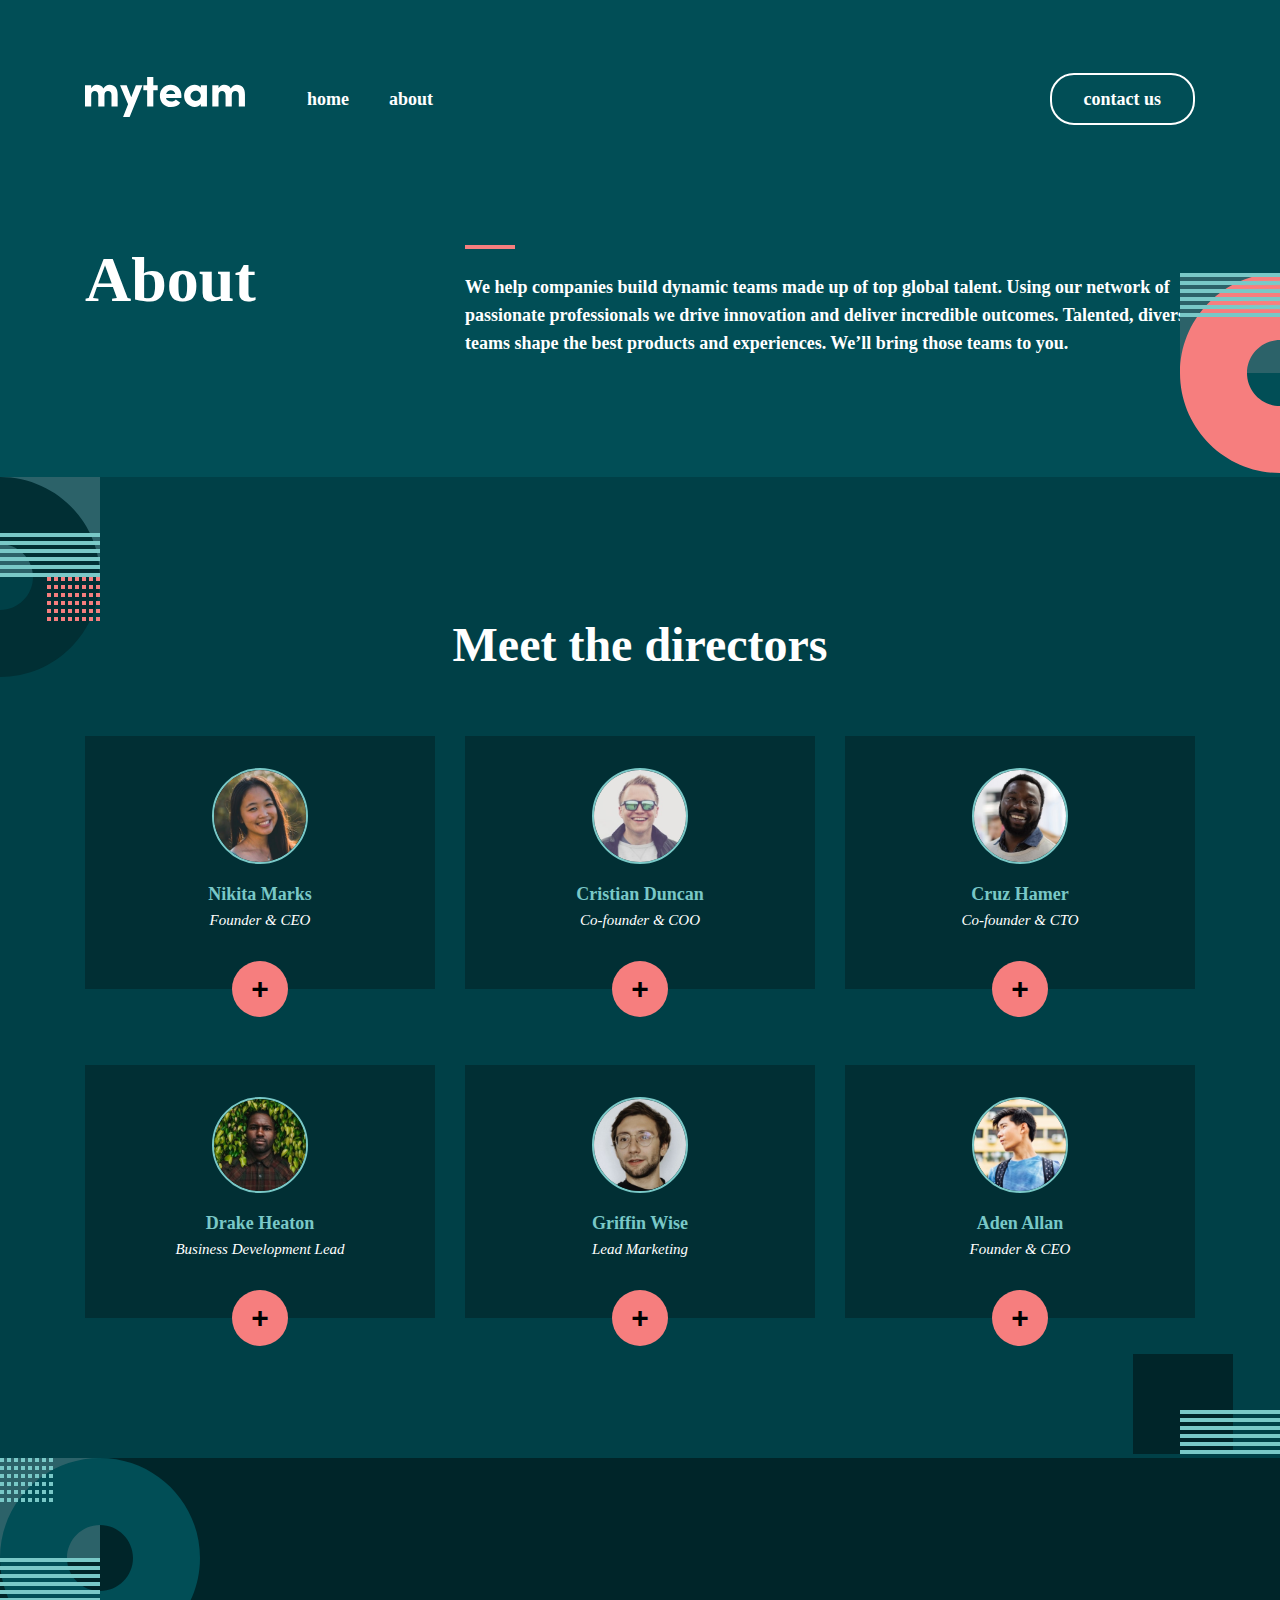
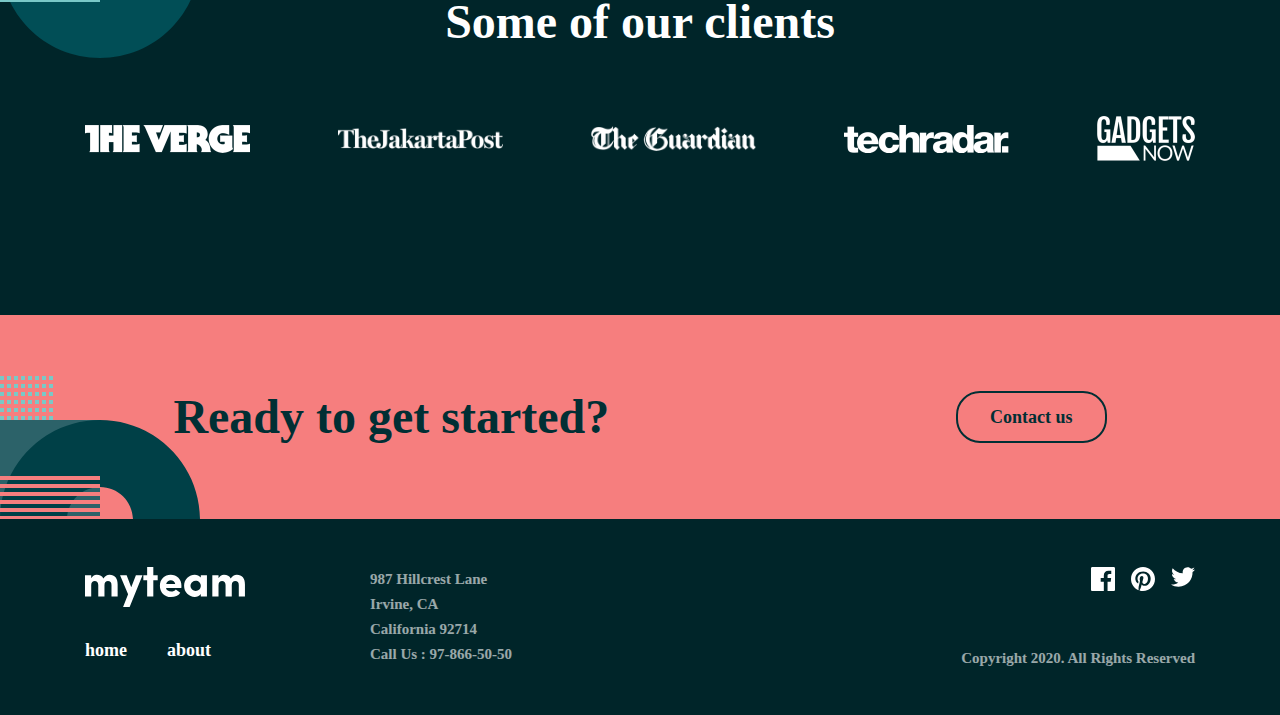
<file: about.html>
<!DOCTYPE html>
<html lang="en">
<head>
  <meta charset="UTF-8">
  <meta name="viewport" content="width=device-width, initial-scale=1.0">

  <link rel="icon" type="image/png" sizes="32x32" href="./img/favicon-32x32.png">
  
  <title>About Page | myteam website </title>
    <!-- links main.css file -->
    <link rel="stylesheet" href="./css/main.css">
    <!-- links medida css file -->
    <link rel="stylesheet" href="./css/media.css">
</head>
<body>

     <!-- SITE-HEADER -->
  <div class="site-header-hero">
    <header class="site-header header">
      <div class="container d-flex">
        <a href="#!" class="site-header__logo logo">
          <img src="./img/logo.svg" alt="Site logo" class="logo-image">
        </a>

        <div class="site-menu__bar">
          <span class="site-menu__line"></span>
        </div>
        <nav class="header-nav nav">
          <ul class="nav-list">
            <li class="nav-item">
              <a href="./index.html" class="nav-link">home</a>
            </li>
            <li class="nav-item">
              <a href="./about.html" class="nav-link">about</a>
            </li>
          </ul>
          <a href="./contact.html" class="site-header__link contact-us primary-btn">contact us</a>
          
        </nav>
       
      </div>
    </header>
   
   
  </div>
  <!-- SITE-HEADER -->

  <!-- about-section -->
  <section class="about">
      <div class="about-companies">
        <div class="container">
         <div class="about-content">
          <h1 class="about-title">About</h1>
          <p class="about-desc">We help companies build dynamic teams made up of top global talent. Using our network of passionate professionals we drive innovation and deliver incredible outcomes. Talented, diverse teams shape the best products and experiences. We’ll bring those teams to you.</p>
         </div>
        </div>
      </div>

      <div class="about-team team">
        <div class="container">
          <h2 class="team-title">Meet the directors</h2>
          <div class="team-cards">
            <div class="team-card">
                <div class="team-ava">
                  <img src="./img/avatar-nikita.jpg" alt="Founder SEO" class="team-ava__image">
                </div>
                <h4 class="team-person__name">Nikita Marks</h4>
                <span class="team-person__job">Founder & CEO</span>
                <button class="team-about__more">+</button>

                <div class="team-card__content">
                  <h4 class="team-person__name">Nikita Marks</h4>
                  <p class="team-person__desc">“Empowered teams create truly amazing products. Set the north star and let them follow it.”</p>
                  <ul class="team-person__social ">
                    <a href="#!" class="social-link">
                      <svg xmlns="http://www.w3.org/2000/svg" width="24" height="20" viewBox="0 0 24 20" fill="none">
                        <path d="M24 2.309C23.117 2.701 22.168 2.965 21.172 3.084C22.189 2.475 22.97 1.51 23.337 0.36C22.386 0.924 21.332 1.334 20.21 1.555C19.313 0.598 18.032 0 16.616 0C13.437 0 11.101 2.966 11.819 6.045C7.728 5.84 4.1 3.88 1.671 0.901C0.381 3.114 1.002 6.009 3.194 7.475C2.388 7.449 1.628 7.228 0.965 6.859C0.911 9.14 2.546 11.274 4.914 11.749C4.221 11.937 3.462 11.981 2.69 11.833C3.316 13.789 5.134 15.212 7.29 15.252C5.22 16.875 2.612 17.6 0 17.292C2.179 18.689 4.768 19.504 7.548 19.504C16.69 19.504 21.855 11.783 21.543 4.858C22.505 4.163 23.34 3.296 24 2.309Z" fill="currentColor"/>
                        </svg>
                    </a>
                    <a href="#!" class="social-link">
                      <svg xmlns="http://www.w3.org/2000/svg" width="20" height="20" viewBox="0 0 20 20" fill="none">
                        <path fill-rule="evenodd" clip-rule="evenodd" d="M2 0H18C19.1 0 20 0.9 20 2V18C20 19.1 19.1 20 18 20H2C0.9 20 0 19.1 0 18V2C0 0.9 0.9 0 2 0ZM6 17V8H3V17H6ZM4.5 6.3C3.5 6.3 2.7 5.5 2.7 4.5C2.7 3.5 3.5 2.7 4.5 2.7C5.5 2.7 6.3 3.5 6.3 4.5C6.3 5.5 5.5 6.3 4.5 6.3ZM14 17H17V11.3C17 9.4 15.4 7.8 13.5 7.8C12.6 7.8 11.5 8.4 11 9.2V8H8V17H11V11.7C11 10.9 11.7 10.2 12.5 10.2C13.3 10.2 14 10.9 14 11.7V17Z" fill="currentColor"/>
                        </svg>
                    </a>
                  </ul>
                </div>
            </div>
            <div class="team-card">
              <div class="team-ava">
                <img src="./img/avatar-christian.jpg" alt="Founder SEO" class="team-ava__image">
              </div>
              <h4 class="team-person__name">Cristian Duncan</h4>
              <span class="team-person__job">Co-founder & COO</span>
              <button class="team-about__more">+</button>

              <div class="team-card__content">
                <h4 class="team-person__name">Nikita Marks</h4>
                <p class="team-person__desc">“Empowered teams create truly amazing products. Set the north star and let them follow it.”</p>
                <ul class="team-person__social ">
                  <a href="#!" class="social-link">
                    <svg xmlns="http://www.w3.org/2000/svg" width="24" height="20" viewBox="0 0 24 20" fill="none">
                      <path d="M24 2.309C23.117 2.701 22.168 2.965 21.172 3.084C22.189 2.475 22.97 1.51 23.337 0.36C22.386 0.924 21.332 1.334 20.21 1.555C19.313 0.598 18.032 0 16.616 0C13.437 0 11.101 2.966 11.819 6.045C7.728 5.84 4.1 3.88 1.671 0.901C0.381 3.114 1.002 6.009 3.194 7.475C2.388 7.449 1.628 7.228 0.965 6.859C0.911 9.14 2.546 11.274 4.914 11.749C4.221 11.937 3.462 11.981 2.69 11.833C3.316 13.789 5.134 15.212 7.29 15.252C5.22 16.875 2.612 17.6 0 17.292C2.179 18.689 4.768 19.504 7.548 19.504C16.69 19.504 21.855 11.783 21.543 4.858C22.505 4.163 23.34 3.296 24 2.309Z" fill="currentColor"/>
                      </svg>
                  </a>
                  <a href="#!" class="social-link">
                    <svg xmlns="http://www.w3.org/2000/svg" width="20" height="20" viewBox="0 0 20 20" fill="none">
                      <path fill-rule="evenodd" clip-rule="evenodd" d="M2 0H18C19.1 0 20 0.9 20 2V18C20 19.1 19.1 20 18 20H2C0.9 20 0 19.1 0 18V2C0 0.9 0.9 0 2 0ZM6 17V8H3V17H6ZM4.5 6.3C3.5 6.3 2.7 5.5 2.7 4.5C2.7 3.5 3.5 2.7 4.5 2.7C5.5 2.7 6.3 3.5 6.3 4.5C6.3 5.5 5.5 6.3 4.5 6.3ZM14 17H17V11.3C17 9.4 15.4 7.8 13.5 7.8C12.6 7.8 11.5 8.4 11 9.2V8H8V17H11V11.7C11 10.9 11.7 10.2 12.5 10.2C13.3 10.2 14 10.9 14 11.7V17Z" fill="currentColor"/>
                      </svg>
                  </a>
                </ul>
              </div>
            </div>
            <div class="team-card">
              <div class="team-ava">
                <img src="./img/avatar-cruz.jpg" alt="Founder SEO" class="team-ava__image">
              </div>
              <h4 class="team-person__name">Cruz Hamer</h4>
              <span class="team-person__job">Co-founder & CTO</span>
              <button class="team-about__more">+</button>

              <div class="team-card__content">
                <h4 class="team-person__name">Nikita Marks</h4>
                <p class="team-person__desc">“Empowered teams create truly amazing products. Set the north star and let them follow it.”</p>
                <ul class="team-person__social ">
                  <a href="#!" class="social-link">
                    <svg xmlns="http://www.w3.org/2000/svg" width="24" height="20" viewBox="0 0 24 20" fill="none">
                      <path d="M24 2.309C23.117 2.701 22.168 2.965 21.172 3.084C22.189 2.475 22.97 1.51 23.337 0.36C22.386 0.924 21.332 1.334 20.21 1.555C19.313 0.598 18.032 0 16.616 0C13.437 0 11.101 2.966 11.819 6.045C7.728 5.84 4.1 3.88 1.671 0.901C0.381 3.114 1.002 6.009 3.194 7.475C2.388 7.449 1.628 7.228 0.965 6.859C0.911 9.14 2.546 11.274 4.914 11.749C4.221 11.937 3.462 11.981 2.69 11.833C3.316 13.789 5.134 15.212 7.29 15.252C5.22 16.875 2.612 17.6 0 17.292C2.179 18.689 4.768 19.504 7.548 19.504C16.69 19.504 21.855 11.783 21.543 4.858C22.505 4.163 23.34 3.296 24 2.309Z" fill="currentColor"/>
                      </svg>
                  </a>
                  <a href="#!" class="social-link">
                    <svg xmlns="http://www.w3.org/2000/svg" width="20" height="20" viewBox="0 0 20 20" fill="none">
                      <path fill-rule="evenodd" clip-rule="evenodd" d="M2 0H18C19.1 0 20 0.9 20 2V18C20 19.1 19.1 20 18 20H2C0.9 20 0 19.1 0 18V2C0 0.9 0.9 0 2 0ZM6 17V8H3V17H6ZM4.5 6.3C3.5 6.3 2.7 5.5 2.7 4.5C2.7 3.5 3.5 2.7 4.5 2.7C5.5 2.7 6.3 3.5 6.3 4.5C6.3 5.5 5.5 6.3 4.5 6.3ZM14 17H17V11.3C17 9.4 15.4 7.8 13.5 7.8C12.6 7.8 11.5 8.4 11 9.2V8H8V17H11V11.7C11 10.9 11.7 10.2 12.5 10.2C13.3 10.2 14 10.9 14 11.7V17Z" fill="currentColor"/>
                      </svg>
                  </a>
                </ul>
              </div>
            </div>
            <div class="team-card">
              <div class="team-ava">
                <img src="./img/avatar-drake.jpg" alt="Founder SEO" class="team-ava__image">
              </div>
              <h4 class="team-person__name">Drake Heaton</h4>
              <span class="team-person__job">Business Development Lead</span>
              <button class="team-about__more">+</button>

              <div class="team-card__content">
                <h4 class="team-person__name">Nikita Marks</h4>
                <p class="team-person__desc">“Empowered teams create truly amazing products. Set the north star and let them follow it.”</p>
                <ul class="team-person__social ">
                  <a href="#!" class="social-link">
                    <svg xmlns="http://www.w3.org/2000/svg" width="24" height="20" viewBox="0 0 24 20" fill="none">
                      <path d="M24 2.309C23.117 2.701 22.168 2.965 21.172 3.084C22.189 2.475 22.97 1.51 23.337 0.36C22.386 0.924 21.332 1.334 20.21 1.555C19.313 0.598 18.032 0 16.616 0C13.437 0 11.101 2.966 11.819 6.045C7.728 5.84 4.1 3.88 1.671 0.901C0.381 3.114 1.002 6.009 3.194 7.475C2.388 7.449 1.628 7.228 0.965 6.859C0.911 9.14 2.546 11.274 4.914 11.749C4.221 11.937 3.462 11.981 2.69 11.833C3.316 13.789 5.134 15.212 7.29 15.252C5.22 16.875 2.612 17.6 0 17.292C2.179 18.689 4.768 19.504 7.548 19.504C16.69 19.504 21.855 11.783 21.543 4.858C22.505 4.163 23.34 3.296 24 2.309Z" fill="currentColor"/>
                      </svg>
                  </a>
                  <a href="#!" class="social-link">
                    <svg xmlns="http://www.w3.org/2000/svg" width="20" height="20" viewBox="0 0 20 20" fill="none">
                      <path fill-rule="evenodd" clip-rule="evenodd" d="M2 0H18C19.1 0 20 0.9 20 2V18C20 19.1 19.1 20 18 20H2C0.9 20 0 19.1 0 18V2C0 0.9 0.9 0 2 0ZM6 17V8H3V17H6ZM4.5 6.3C3.5 6.3 2.7 5.5 2.7 4.5C2.7 3.5 3.5 2.7 4.5 2.7C5.5 2.7 6.3 3.5 6.3 4.5C6.3 5.5 5.5 6.3 4.5 6.3ZM14 17H17V11.3C17 9.4 15.4 7.8 13.5 7.8C12.6 7.8 11.5 8.4 11 9.2V8H8V17H11V11.7C11 10.9 11.7 10.2 12.5 10.2C13.3 10.2 14 10.9 14 11.7V17Z" fill="currentColor"/>
                      </svg>
                  </a>
                </ul>
              </div>
            </div>
            <div class="team-card">
              <div class="team-ava">
                <img src="./img/avatar-griffin.jpg" alt="Founder SEO" class="team-ava__image">
              </div>
              <h4 class="team-person__name">Griffin Wise</h4>
              <span class="team-person__job">Lead Marketing</span>
              <button class="team-about__more">+</button>

              <div class="team-card__content">
                <h4 class="team-person__name">Nikita Marks</h4>
                <p class="team-person__desc">“Empowered teams create truly amazing products. Set the north star and let them follow it.”</p>
                <ul class="team-person__social ">
                  <a href="#!" class="social-link">
                    <svg xmlns="http://www.w3.org/2000/svg" width="24" height="20" viewBox="0 0 24 20" fill="none">
                      <path d="M24 2.309C23.117 2.701 22.168 2.965 21.172 3.084C22.189 2.475 22.97 1.51 23.337 0.36C22.386 0.924 21.332 1.334 20.21 1.555C19.313 0.598 18.032 0 16.616 0C13.437 0 11.101 2.966 11.819 6.045C7.728 5.84 4.1 3.88 1.671 0.901C0.381 3.114 1.002 6.009 3.194 7.475C2.388 7.449 1.628 7.228 0.965 6.859C0.911 9.14 2.546 11.274 4.914 11.749C4.221 11.937 3.462 11.981 2.69 11.833C3.316 13.789 5.134 15.212 7.29 15.252C5.22 16.875 2.612 17.6 0 17.292C2.179 18.689 4.768 19.504 7.548 19.504C16.69 19.504 21.855 11.783 21.543 4.858C22.505 4.163 23.34 3.296 24 2.309Z" fill="currentColor"/>
                      </svg>
                  </a>
                  <a href="#!" class="social-link">
                    <svg xmlns="http://www.w3.org/2000/svg" width="20" height="20" viewBox="0 0 20 20" fill="none">
                      <path fill-rule="evenodd" clip-rule="evenodd" d="M2 0H18C19.1 0 20 0.9 20 2V18C20 19.1 19.1 20 18 20H2C0.9 20 0 19.1 0 18V2C0 0.9 0.9 0 2 0ZM6 17V8H3V17H6ZM4.5 6.3C3.5 6.3 2.7 5.5 2.7 4.5C2.7 3.5 3.5 2.7 4.5 2.7C5.5 2.7 6.3 3.5 6.3 4.5C6.3 5.5 5.5 6.3 4.5 6.3ZM14 17H17V11.3C17 9.4 15.4 7.8 13.5 7.8C12.6 7.8 11.5 8.4 11 9.2V8H8V17H11V11.7C11 10.9 11.7 10.2 12.5 10.2C13.3 10.2 14 10.9 14 11.7V17Z" fill="currentColor"/>
                      </svg>
                  </a>
                </ul>
              </div>
            </div>
            <div class="team-card">
              <div class="team-ava">
                <img src="./img/avatar-aden.jpg" alt="Founder SEO" class="team-ava__image">
              </div>
              <h4 class="team-person__name">Aden Allan</h4>
              <span class="team-person__job">Founder & CEO</span>
              <button class="team-about__more active">+</button>

              <div class="team-card__content">
                <h4 class="team-person__name">Nikita Marks</h4>
                <p class="team-person__desc">“Empowered teams create truly amazing products. Set the north star and let them follow it.”</p>
                <ul class="team-person__social ">
                  <a href="#!" class="social-link">
                    <svg xmlns="http://www.w3.org/2000/svg" width="24" height="20" viewBox="0 0 24 20" fill="none">
                      <path d="M24 2.309C23.117 2.701 22.168 2.965 21.172 3.084C22.189 2.475 22.97 1.51 23.337 0.36C22.386 0.924 21.332 1.334 20.21 1.555C19.313 0.598 18.032 0 16.616 0C13.437 0 11.101 2.966 11.819 6.045C7.728 5.84 4.1 3.88 1.671 0.901C0.381 3.114 1.002 6.009 3.194 7.475C2.388 7.449 1.628 7.228 0.965 6.859C0.911 9.14 2.546 11.274 4.914 11.749C4.221 11.937 3.462 11.981 2.69 11.833C3.316 13.789 5.134 15.212 7.29 15.252C5.22 16.875 2.612 17.6 0 17.292C2.179 18.689 4.768 19.504 7.548 19.504C16.69 19.504 21.855 11.783 21.543 4.858C22.505 4.163 23.34 3.296 24 2.309Z" fill="currentColor"/>
                      </svg>
                  </a>
                  <a href="#!" class="social-link">
                    <svg xmlns="http://www.w3.org/2000/svg" width="20" height="20" viewBox="0 0 20 20" fill="none">
                      <path fill-rule="evenodd" clip-rule="evenodd" d="M2 0H18C19.1 0 20 0.9 20 2V18C20 19.1 19.1 20 18 20H2C0.9 20 0 19.1 0 18V2C0 0.9 0.9 0 2 0ZM6 17V8H3V17H6ZM4.5 6.3C3.5 6.3 2.7 5.5 2.7 4.5C2.7 3.5 3.5 2.7 4.5 2.7C5.5 2.7 6.3 3.5 6.3 4.5C6.3 5.5 5.5 6.3 4.5 6.3ZM14 17H17V11.3C17 9.4 15.4 7.8 13.5 7.8C12.6 7.8 11.5 8.4 11 9.2V8H8V17H11V11.7C11 10.9 11.7 10.2 12.5 10.2C13.3 10.2 14 10.9 14 11.7V17Z" fill="currentColor"/>
                      </svg>
                  </a>
                </ul>
              </div>
            </div>
          </div>
        </div>
      </div>

      <!-- our clients -->
      <div class="clients">
        <div class="container">
          <h2 class="our-client__title">Some of our clients</h2>
          <div class="client-items">
            <a href="#!" class="cleint-logo__link">
              <img src="./img/logo-the-verge.png" alt="The-verge image" class="client-logo">
            </a>
            <a href="#!" class="cleint-logo__link">
              <img src="./img/logo-jakarta-post.png" alt="The-jakarta image" class="client-logo">
            </a>
            <a href="#!" class="cleint-logo__link">
              <img src="./img/logo-the-guardian.png" alt="The-guardian image" class="client-logo">
            </a>
            
            <a href="#!" class="cleint-logo__link">
              <img src="./img/logo-tech-radar.png" alt="The-radar image" class="client-logo">
            </a>
            <a href="#!" class="cleint-logo__link">
              <img src="./img/logo-gadgets-now.png" style="height: 45px;" alt="The-gadgets image" class="client-logo">
            </a>
          </div>
        </div>
      </div>
       <!-- our clients -->
       <!-- contact -->
    <div class="contact">
      <div class="contact-content">
        <h3 class="contact-title">Ready to get started?</h3>
        <a href="#!" class="contact-btn primary-btn">Contact us</a>
      </div>
  </div>
  <!-- contact -->
  </section>
    <!-- about-section -->

     <!-- SITE-FOOTER -->
  <footer class="site-footer">
    <div class="container">
      <div class="footer-info">
        <div class="footer-menu">
          <div class="footer-menu__list">
            <a href="./index.html" class="footer-logo logo">
              <img src="./img/logo.svg" alt="Site logo" class="footer-logo__image">
            </a>
            <ul class="nav-list">
              <li class="nav-item">
                <a href="./index.html" class="nav-link">home</a>
              </li>
              <li class="nav-item">
                <a href="./about.html" class="nav-link">about</a>
              </li>
            </ul>
          </div>
          <p class="footer-contact">
            987  Hillcrest Lane <br>Irvine, CA <br> California  92714 <br>Call Us : <a href="tel:998978665050" class="footer-contact__phone">97-866-50-50</a>
          </p>
        </div>
        <div class="footer-social social">
          <ul class="social-list">
            <a href="#!" class="social-link">
              <svg xmlns="http://www.w3.org/2000/svg" width="24" height="24" viewBox="0 0 24 24" fill="none">
                <path d="M22.675 0H1.325C0.593 0 0 0.593 0 1.325V22.676C0 23.407 0.593 24 1.325 24H12.82V14.706H9.692V11.084H12.82V8.413C12.82 5.313 14.713 3.625 17.479 3.625C18.804 3.625 19.942 3.724 20.274 3.768V7.008L18.356 7.009C16.852 7.009 16.561 7.724 16.561 8.772V11.085H20.148L19.681 14.707H16.561V24H22.677C23.407 24 24 23.407 24 22.675V1.325C24 0.593 23.407 0 22.675 0Z" fill="currentColor"/>
                </svg>
            </a>
            <a href="#!" class="social-link">
              <svg xmlns="http://www.w3.org/2000/svg" width="24" height="24" viewBox="0 0 24 24" fill="none">
                <path d="M12 0C5.373 0 0 5.372 0 12C0 17.084 3.163 21.426 7.627 23.174C7.522 22.225 7.427 20.769 7.669 19.733C7.887 18.796 9.076 13.768 9.076 13.768C9.076 13.768 8.717 13.049 8.717 11.986C8.717 10.318 9.684 9.072 10.888 9.072C11.911 9.072 12.406 9.841 12.406 10.762C12.406 11.791 11.751 13.33 11.412 14.757C11.129 15.951 12.011 16.926 13.189 16.926C15.322 16.926 16.961 14.677 16.961 11.431C16.961 8.558 14.897 6.549 11.949 6.549C8.535 6.549 6.531 9.11 6.531 11.756C6.531 12.787 6.928 13.894 7.424 14.494C7.522 14.613 7.536 14.718 7.507 14.839L7.174 16.199C7.121 16.419 7 16.466 6.772 16.36C5.273 15.662 4.336 13.471 4.336 11.711C4.336 7.926 7.086 4.449 12.265 4.449C16.428 4.449 19.663 7.416 19.663 11.38C19.663 15.516 17.056 18.844 13.436 18.844C12.22 18.844 11.077 18.213 10.686 17.466L9.938 20.319C9.667 21.362 8.936 22.669 8.446 23.465C9.57 23.812 10.763 24 12 24C18.627 24 24 18.627 24 12C24 5.372 18.627 0 12 0Z" fill="currentColor"/>
                </svg>
            </a>
            <a href="#!" class="social-link">
              <svg xmlns="http://www.w3.org/2000/svg" width="24" height="20" viewBox="0 0 24 20" fill="none">
                <path d="M24 2.55699C23.117 2.94899 22.168 3.21299 21.172 3.33199C22.189 2.72299 22.97 1.75799 23.337 0.607986C22.386 1.17199 21.332 1.58199 20.21 1.80299C19.313 0.845986 18.032 0.247986 16.616 0.247986C13.437 0.247986 11.101 3.21399 11.819 6.29299C7.728 6.08799 4.1 4.12799 1.671 1.14899C0.381 3.36199 1.002 6.25699 3.194 7.72299C2.388 7.69699 1.628 7.47599 0.965 7.10699C0.911 9.38799 2.546 11.522 4.914 11.997C4.221 12.185 3.462 12.229 2.69 12.081C3.316 14.037 5.134 15.46 7.29 15.5C5.22 17.123 2.612 17.848 0 17.54C2.179 18.937 4.768 19.752 7.548 19.752C16.69 19.752 21.855 12.031 21.543 5.10599C22.505 4.41099 23.34 3.54399 24 2.55699Z" fill="currentColor"/>
                </svg>
            </a>
          </ul>
          <p class="footer-text">Copyright 2020. All Rights Reserved</p>
        </div>
        
      </div>
    </div>
  </footer>
  <!-- SITE-FOOTER -->
  
  

  <script src="css/main.js"></script>
</body>
</html>
</file>
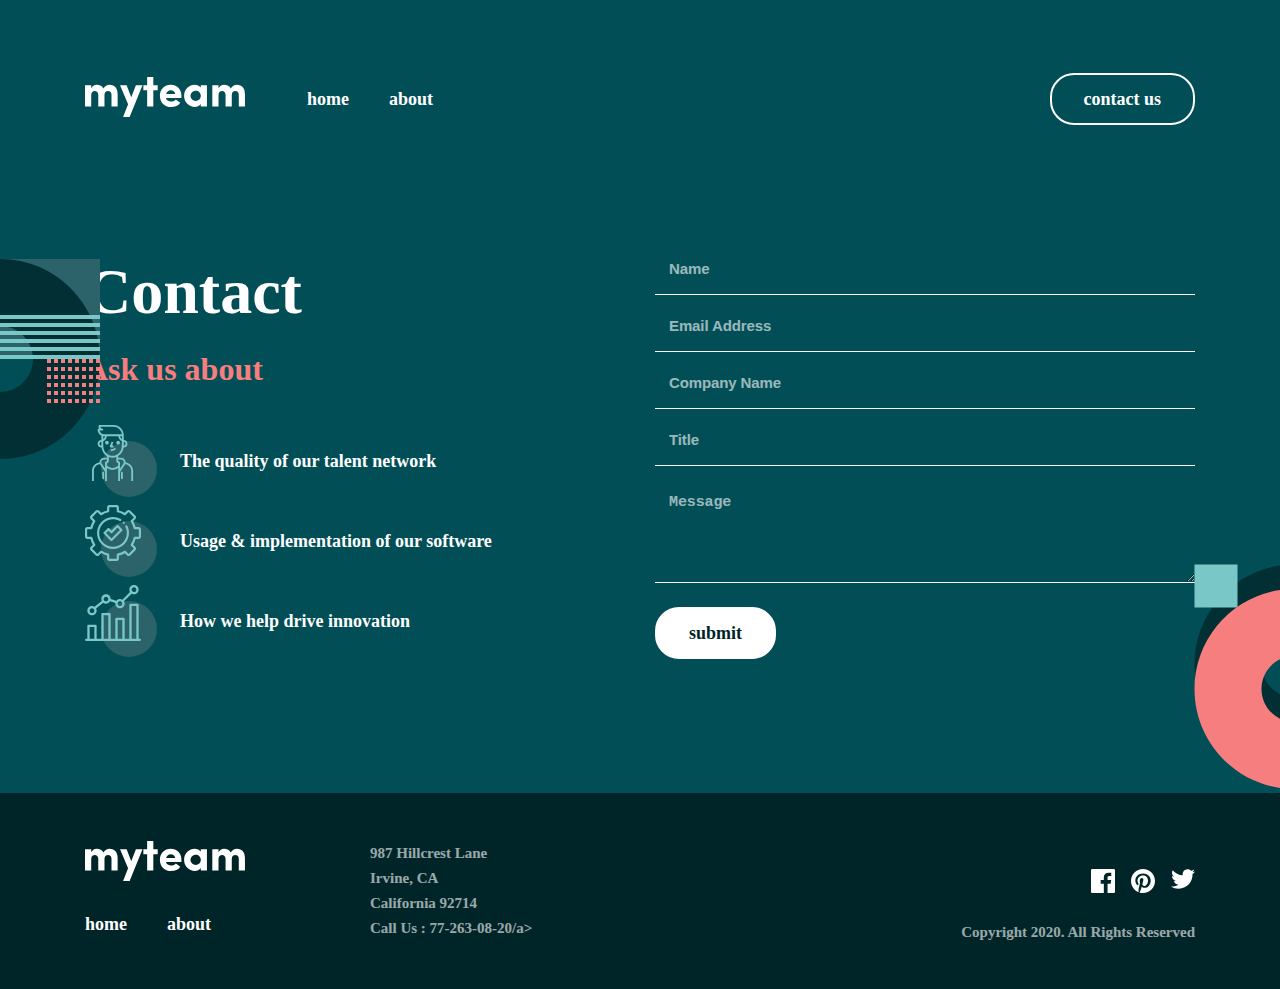
<file: contact.html>
<!DOCTYPE html>
<html lang="en">
<head>
  <meta charset="UTF-8">
  <meta name="viewport" content="width=device-width, initial-scale=1.0">

  <link rel="icon" type="image/png" sizes="32x32" href="./img/favicon-32x32.png">
  <title>Contact Page | myteam website </title>
    <!-- links main.css file -->
    <link rel="stylesheet" href="./css/main.css">
    <!-- links medida css file -->
    <link rel="stylesheet" href="./css/media.css">
</head>
<body>

     <!-- SITE-HEADER -->
  <div class="site-header-hero">
    <header class="site-header header">
      <div class="container d-flex">
        <a href="#!" class="site-header__logo logo">
          <img src="./img/logo.svg" alt="Site logo" class="logo-image">
        </a>

        <div class="site-menu__bar">
          <span class="site-menu__line"></span>
        </div>
        <nav class="header-nav nav">
          <ul class="nav-list">
            <li class="nav-item">
              <a href="./index.html" class="nav-link">home</a>
            </li>
            <li class="nav-item">
              <a href="./about.html" class="nav-link">about</a>
            </li>
          </ul>
          <a href="./contact.html" class="site-header__link contact-us primary-btn">contact us</a>
          
        </nav>
       
      </div>
    </header>
   
  </div>
  <!-- SITE-HEADER -->

  <!-- contact-section -->
  <div class="contact-page">
      <div class="container">
        <div class="contact-page__inner">
          <div class="contact-page__desc">
            <h1 class="contact-page__headline">Contact</h1>
            <p class="contact-page__ask">Ask us about</p>
              <div class="contact-page__use">
                <div class="contact-page__user--item">
                  <svg xmlns="http://www.w3.org/2000/svg" width="72" height="72" viewBox="0 0 72 72" fill="none">
                    <circle cx="44" cy="44" r="28" fill="#2C6269"/>
                    <path fill-rule="evenodd" clip-rule="evenodd" d="M14.496 0H28.496C34.1567 0 38.7627 4.606 38.7627 10.2666V10.2667V14.9333C40.8217 14.9333 42.496 16.6078 42.496 18.6667C42.496 20.7256 40.8217 22.4 38.7627 22.4H38.5502C38.2615 26.0674 36.1978 29.2747 33.1626 31.101V32.6667H36.112C38.6031 32.6667 40.6294 34.693 40.6293 37.1842C40.63 37.2541 40.6291 37.3238 40.6266 37.3934L40.7479 37.4014C44.9638 37.9624 48.096 41.5427 48.0961 45.7333V56H46.2294V45.7334C46.2294 42.4733 43.7934 39.6891 40.5613 39.258L40.1566 39.2323C40.0736 39.3986 39.98 39.5606 39.8761 39.7172L35.0293 46.9513V56H33.1626V42.9565C31.5588 44.1449 29.6055 44.8 27.5627 44.8C25.5195 44.8 23.5664 44.1451 21.9627 42.9571V56H20.096V46.9507L15.2512 39.7198C15.1466 39.5623 15.0525 39.3996 14.9691 39.2326L14.5026 39.2634C11.332 39.689 8.896 42.4732 8.896 45.7333V56H7.0293V45.7333C7.0293 41.5426 10.1616 37.9633 14.3167 37.407L14.4985 37.3946C14.4956 37.3215 14.4946 37.2481 14.4952 37.1746C14.4952 34.6929 16.5214 32.6666 19.0125 32.6666H21.9627V31.1315C19.2935 29.5509 17.3031 26.8626 16.7203 23.577C16.6624 23.2503 16.6185 22.9208 16.5905 22.5904L16.5759 22.4H16.3627C14.3037 22.4 12.6294 20.7255 12.6294 18.6666C12.6294 16.6077 14.3037 14.9333 16.3627 14.9333H16.3641L16.3628 10.5691C14.1573 9.51877 12.6294 7.26788 12.6294 4.66659C12.6294 4.15144 13.0475 3.7333 13.5627 3.7333H14.0639C13.7447 3.18358 13.5627 2.54603 13.5627 1.86659V0.933297C13.5627 0.418141 13.9808 0 14.496 0ZM33.1626 35.672V34.5334H36.112C37.5736 34.5334 38.7627 35.7234 38.7627 37.1934C38.7683 37.7264 38.6153 38.2415 38.3231 38.6811L35.0293 43.5973V37.5387C35.0294 37.0226 34.6121 36.6053 34.096 36.6053H33.9373C33.4893 36.5287 33.1589 36.1377 33.1626 35.672ZM29.5135 32.4996C30.1284 32.3806 30.7238 32.2126 31.2959 32V35.6636C31.2866 36.8807 32.0566 37.9363 33.1626 38.3254V40.4479C31.7317 42.032 29.7088 42.9333 27.5627 42.9333C25.4165 42.9333 23.3937 42.0319 21.9627 40.4494V38.3264C23.0678 37.9373 23.8377 36.8826 23.8294 35.672V32.0136C25.0094 32.4416 26.2731 32.6723 27.5731 32.6723C28.2124 32.6723 28.8621 32.6153 29.5135 32.4996ZM20.096 37.5387V43.5959L16.8043 38.6829C16.5103 38.2414 16.3572 37.7253 16.3628 37.1839C16.3627 35.7224 17.5517 34.5333 19.0134 34.5333H21.9627V35.6786C21.9655 36.1377 21.636 36.5288 21.188 36.6054H21.0293C20.5141 36.6054 20.096 37.0226 20.096 37.5387ZM35.1288 11.1999H36.8963L36.8972 14.0611C36.1836 13.4162 35.4006 12.4564 35.1288 11.1999ZM33.2297 11.1999C33.6439 14.0413 35.8705 15.7542 36.8979 16.4045L36.8988 19.5273L36.7019 22.0715C36.4424 26.3238 33.34 29.8584 29.1727 30.6647C24.2037 31.5467 19.4399 28.2213 18.557 23.2503C18.5094 22.9796 18.473 22.7071 18.4506 22.4401L18.2294 19.6V16.4032C19.2576 15.752 21.4817 14.0394 21.8956 11.1999H33.2297ZM16.3627 16.8H16.3647L16.3655 19.6719L16.432 20.5333H16.3627C15.3333 20.5333 14.496 19.6961 14.496 18.6666C14.496 17.6372 15.3333 16.8 16.3627 16.8ZM19.9966 11.1999C19.7249 12.4555 18.9427 13.4148 18.2294 14.0597V11.1334C18.5343 11.1772 18.8459 11.1999 19.1627 11.1999H19.9966ZM38.7627 19.6V16.8C39.7921 16.8 40.6294 17.6372 40.6294 18.6667C40.6294 19.6961 39.7923 20.5334 38.7627 20.5334H38.6914L38.7627 19.6ZM14.5903 5.6C15.0234 7.72702 16.9097 9.3333 19.1627 9.3333V9.33341H36.8437C36.378 5.13898 32.8127 1.8667 28.496 1.8667H15.4293C15.4293 2.89625 16.2666 3.73341 17.296 3.73341C17.8112 3.73341 18.2293 4.15155 18.2293 4.6667C18.2293 5.18186 17.8112 5.6 17.296 5.6H14.5903ZM23.8294 17.7333C23.8294 18.7642 22.9937 19.6 21.9627 19.6C20.9318 19.6 20.096 18.7642 20.096 17.7333C20.096 16.7023 20.9318 15.8666 21.9627 15.8666C22.9937 15.8666 23.8294 16.7023 23.8294 17.7333ZM33.1627 19.6C34.1937 19.6 35.0294 18.7642 35.0294 17.7333C35.0294 16.7023 34.1937 15.8666 33.1627 15.8666C32.1318 15.8666 31.296 16.7023 31.296 17.7333C31.296 18.7642 32.1318 19.6 33.1627 19.6ZM27.0746 20.5333L28.4288 17.1472L26.6957 16.4537L24.829 21.1204C24.7141 21.4079 24.7497 21.7346 24.9233 21.9903C25.0968 22.246 25.3863 22.4 25.6961 22.4H28.4961V20.5333H27.0746ZM25.8547 24.2667C27.3079 24.2657 28.6743 23.7001 29.7028 22.6726L31.0226 23.9933C29.6421 25.3727 27.8063 26.1324 25.8547 26.1334H25.696V24.2667H25.8547ZM17.2961 47.6C17.2961 47.0839 17.7142 46.6667 18.2294 46.6667C18.7446 46.6667 19.1627 47.0839 19.1627 47.6V53.2C19.1627 53.7161 18.7446 54.1333 18.2294 54.1333C17.7142 54.1333 17.2961 53.7161 17.2961 53.2V47.6ZM35.9627 47.6C35.9627 47.0839 36.3799 46.6667 36.896 46.6667C37.4121 46.6667 37.8294 47.0839 37.8293 47.6V53.2C37.8293 53.7161 37.4121 54.1333 36.896 54.1333C36.3799 54.1333 35.9627 53.7161 35.9627 53.2V47.6Z" fill="#79C8C7"/>
                    </svg>
                    <p class="contact-page__text">The quality of our talent network</p>
                </div>
                <div class="contact-page__user--item">
                  <svg xmlns="http://www.w3.org/2000/svg" width="72" height="72" viewBox="0 0 72 72" fill="none">
                    <circle cx="44" cy="44" r="28" fill="#2C6269"/>
                    <path fill-rule="evenodd" clip-rule="evenodd" d="M33.9062 53.8125C33.9062 55.0186 32.9249 56 31.7188 56H24.2812C23.0751 56 22.0938 55.0186 22.0938 53.8125V50.5471C20.0357 50.0092 18.0717 49.1948 16.2354 48.1177L13.9244 50.4287C13.0712 51.2815 11.6835 51.2815 10.8307 50.4287L5.57129 45.1693C4.71851 44.3165 4.71851 42.9288 5.57129 42.076L7.88226 39.7646C6.80518 37.9283 5.99084 35.9643 5.45294 33.9062H2.1875C0.981384 33.9062 0 32.9249 0 31.7188V24.2812C0 23.0751 0.981384 22.0938 2.1875 22.0938H5.44568C5.98187 20.0323 6.79535 18.0648 7.87244 16.2251L5.57129 13.924C4.71851 13.0712 4.71851 11.6835 5.57129 10.8307L10.8307 5.57129C11.6835 4.71851 13.0712 4.71851 13.9244 5.57129L16.2174 7.86475C18.0588 6.78253 20.0289 5.96478 22.0938 5.42517V2.1875C22.0938 0.981384 23.0751 0 24.2812 0H31.7188C32.9249 0 33.9062 0.981384 33.9062 2.1875V5.41791C35.9741 5.95581 37.948 6.77271 39.7924 7.85449L42.076 5.57129C42.9288 4.71851 44.3165 4.71851 45.1693 5.57129L50.4287 10.8307C51.2815 11.6835 51.2815 13.0712 50.4287 13.9244L48.1455 16.2076C49.2273 18.052 50.0442 20.0259 50.5821 22.0938H53.8125C55.0186 22.0938 56 23.0751 56 24.2812V31.7188C56 32.9249 55.0186 33.9062 53.8125 33.9062H50.5748C50.0352 35.9711 49.217 37.9412 48.1353 39.7826L50.4283 42.076C51.2811 42.9288 51.2811 44.3165 50.4283 45.1693L45.1693 50.4287C44.3165 51.2815 42.9288 51.2815 42.0756 50.4287L39.7749 48.1276C37.9348 49.2047 35.9673 50.0181 33.9062 50.5543V53.8125ZM16.0713 45.641C16.2747 45.641 16.4785 45.6974 16.6596 45.8127C18.7407 47.1415 21.0167 48.0853 23.4238 48.618C23.9249 48.7291 24.2812 49.173 24.2812 49.6862V53.8125H31.7188V49.6921C31.7188 49.1786 32.0759 48.7343 32.5775 48.624C34.988 48.0934 37.2674 47.1509 39.3519 45.823C39.7843 45.5474 40.3504 45.6094 40.7131 45.9721L43.6227 48.8817L48.8817 43.6227L45.9785 40.7195C45.6154 40.3564 45.5538 39.7894 45.8307 39.3566C47.1641 37.2717 48.1118 34.9902 48.6462 32.5762C48.7569 32.0751 49.2012 31.7188 49.7139 31.7188H53.8125V24.2812H49.7199C49.2064 24.2812 48.762 23.9241 48.6518 23.4225C48.1199 21.0051 47.174 18.7202 45.8405 16.6318C45.5645 16.199 45.6265 15.6329 45.9892 15.2698L48.8817 12.3773L43.6227 7.11835L40.7302 10.0108C40.3675 10.3735 39.801 10.4355 39.3682 10.1595C37.2798 8.82605 34.9949 7.88055 32.5775 7.34821C32.0759 7.23798 31.7188 6.79364 31.7188 6.28009V2.1875H24.2812V6.28607C24.2812 6.79919 23.9249 7.2431 23.4242 7.35419C21.0098 7.88867 18.7283 8.83588 16.6434 10.1693C16.211 10.4462 15.6436 10.3846 15.2809 10.0215L12.3773 7.11835L7.11835 12.3773L10.0279 15.2873C10.3906 15.6496 10.4526 16.2157 10.177 16.6481C8.84912 18.7326 7.90662 21.012 7.37598 23.4225C7.26575 23.9241 6.82141 24.2812 6.30786 24.2812H2.1875V31.7188H6.31384C6.82697 31.7188 7.27087 32.0755 7.38196 32.5762C7.91473 34.9838 8.85895 37.2593 10.1873 39.3404C10.4633 39.7732 10.4017 40.3397 10.0386 40.7025L7.11835 43.6227L12.3773 48.8821L15.2975 45.9614C15.509 45.7504 15.7889 45.641 16.0713 45.641ZM16.7083 39.2917C19.8217 42.4046 23.9108 43.9615 28 43.9615C32.0892 43.9615 36.1783 42.4046 39.2917 39.2917C44.1597 34.4241 45.3646 27.0182 42.2901 20.8641C42.0201 20.3237 41.363 20.1041 40.8229 20.3741C40.2825 20.6441 40.0633 21.3012 40.3333 21.8417C42.9865 27.1528 41.9462 33.5439 37.7451 37.7451C35.0581 40.432 31.5295 41.7753 28 41.7748C24.4714 41.7744 20.9419 40.4312 18.2554 37.7451C12.8819 32.3716 12.8819 23.6284 18.2554 18.2554C22.6026 13.9077 29.38 12.9691 34.736 15.9726C35.2628 16.2682 35.9293 16.0807 36.2249 15.5535C36.5201 15.0267 36.3326 14.3602 35.8058 14.0649C32.8296 12.3961 29.3181 11.7219 25.9167 12.1671C22.4039 12.6268 19.2197 14.1974 16.7083 16.7083C10.4821 22.9346 10.4821 33.0654 16.7083 39.2917ZM38.7572 18.8138C38.4684 18.8138 38.1873 18.6976 37.9826 18.4929C37.7792 18.2896 37.6635 18.0084 37.6635 17.72C37.6635 17.4321 37.7792 17.1501 37.9826 16.9467C38.186 16.7429 38.4684 16.6263 38.7572 16.6263C39.0447 16.6263 39.3267 16.7429 39.5305 16.9467C39.7339 17.1501 39.851 17.4321 39.851 17.72C39.851 18.0084 39.7339 18.2896 39.5305 18.4929C39.3259 18.6976 39.0447 18.8138 38.7572 18.8138ZM26.4564 36.0574C26.1663 36.0574 25.8881 35.9421 25.683 35.737L18.7664 28.8199C18.3391 28.3931 18.3391 27.7005 18.7664 27.2733L22.6893 23.3499C22.8944 23.1448 23.1725 23.0298 23.4626 23.0298C23.7527 23.0298 24.0313 23.1448 24.2364 23.3499L26.4564 25.5703L31.764 20.263C32.1909 19.8358 32.8834 19.8358 33.3107 20.263L37.2341 24.1864C37.6609 24.6132 37.6609 25.3058 37.2341 25.733L27.2301 35.737C27.0246 35.9421 26.7465 36.0574 26.4564 36.0574ZM21.0863 28.0466L26.4564 33.4166L34.9137 24.9597L32.5374 22.5834L27.2301 27.8906C27.025 28.0957 26.7465 28.2111 26.4564 28.2111C26.1663 28.2111 25.8881 28.0957 25.683 27.8906L23.4626 25.6702L21.0863 28.0466Z" fill="#79C8C7"/>
                    </svg>
                    <p class="contact-page__text">Usage & implementation of our software</p>
                </div>
                <div class="contact-page__user--item">
                  <svg xmlns="http://www.w3.org/2000/svg" width="72" height="72" viewBox="0 0 72 72" fill="none">
                    <circle cx="44" cy="44" r="28" fill="#2C6269"/>
                    <path fill-rule="evenodd" clip-rule="evenodd" d="M44.3333 4.6667C44.3333 2.093 46.4263 0 49 0C51.5737 0 53.6667 2.093 53.6667 4.6667C53.6667 7.24041 51.5737 9.33341 49 9.33341C48.1355 9.33341 47.3252 9.09726 46.6303 8.68608L39.0194 16.297C39.4306 16.992 39.6667 17.8022 39.6667 18.6667C39.6667 21.2404 37.5737 23.3334 35 23.3334C32.4263 23.3334 30.3333 21.2404 30.3333 18.6667C30.3333 18.4032 30.3552 18.1447 30.3974 17.893L25.0246 16.3608C24.2129 17.7396 22.7129 18.6667 21 18.6667C19.9493 18.6667 18.9788 18.3179 18.1981 17.73L11.0811 23.4046C11.4541 24.075 11.6667 24.8465 11.6667 25.6667C11.6667 28.2404 9.5737 30.3334 7 30.3334C4.4263 30.3334 2.3333 28.2404 2.3333 25.6667C2.3333 23.093 4.4263 21 7 21C7.90488 21 8.75035 21.2587 9.46631 21.7061L16.7404 15.9062C16.4788 15.3239 16.3333 14.6787 16.3333 14C16.3333 11.4263 18.4263 9.3333 21 9.3333C23.5737 9.3333 25.6667 11.4263 25.6667 14C25.6667 14.0389 25.6662 14.0777 25.6653 14.1165L31.3656 15.742C32.2217 14.6803 33.5327 14 35 14C35.8645 14 36.6748 14.2361 37.3697 14.6473L44.9806 7.03637C44.5694 6.34145 44.3333 5.5312 44.3333 4.6667ZM19.2225 15.5101C19.209 15.491 19.1948 15.4722 19.18 15.4537C19.1649 15.4348 19.1494 15.4164 19.1334 15.3987C18.8404 15.0086 18.6667 14.524 18.6667 14C18.6667 12.7143 19.712 11.6667 21 11.6667C22.288 11.6667 23.3333 12.7144 23.3333 14C23.3333 15.2857 22.288 16.3333 21 16.3333C20.2882 16.3333 19.6506 16.0133 19.2225 15.5101ZM8.61291 23.982C8.1938 23.5805 7.62552 23.3334 7 23.3334C5.712 23.3334 4.6667 24.381 4.6667 25.6667C4.6667 26.9523 5.712 28 7 28C8.288 28 9.3333 26.9523 9.3333 25.6667C9.3333 25.0421 9.08657 24.4737 8.68515 24.0543C8.66023 24.0314 8.63612 24.0073 8.61291 23.982ZM47.3975 6.3613C47.3831 6.34522 47.3681 6.32945 47.3527 6.314C47.3373 6.29859 47.3215 6.28369 47.3055 6.26933C46.9096 5.85087 46.6667 5.28643 46.6667 4.6667C46.6667 3.381 47.712 2.33341 49 2.33341C50.288 2.33341 51.3333 3.38111 51.3333 4.6667C51.3333 5.9523 50.288 7 49 7C48.3796 7 47.8155 6.75694 47.3975 6.3613ZM52.5 18.6667C53.144 18.6667 53.6667 19.1893 53.6667 19.8334V53.6667H54.8333C55.4773 53.6667 56 54.1893 56.0001 54.8333C56.0001 55.4773 55.4774 56 54.8334 56H52.5159L52.5 56.0001H45.5L45.4841 56H38.5159L38.5 56.0001H31.5L31.4841 56H24.5159L24.5 56.0001H17.5L17.4841 56H10.5H3.5H1.1667C0.522703 56 0 55.4773 0 54.8333C0 54.1893 0.522703 53.6667 1.1667 53.6667H2.3333V40.8334C2.3333 40.1894 2.856 39.6667 3.5 39.6667H10.5C11.144 39.6667 11.6667 40.1893 11.6667 40.8333V53.6667H16.3333V29.1667C16.3333 28.5227 16.856 28 17.5 28H24.5C25.144 28 25.6667 28.5227 25.6667 29.1667V53.6667H30.3333V33.8334C30.3333 33.1894 30.856 32.6667 31.5 32.6667H38.5C39.144 32.6667 39.6667 33.1893 39.6667 33.8334V53.6667H44.3333V19.8334C44.3333 19.1894 44.856 18.6667 45.5 18.6667H52.5ZM51.3333 21V53.6667H46.6666V21H51.3333ZM37.3333 53.6667V35H32.6666V53.6667H37.3333ZM18.6666 30.3333H23.3333V53.6667H18.6666V30.3333ZM9.33341 53.6667V42H4.6667V53.6667H9.3333H9.33341ZM35 21C33.712 21 32.6667 19.9523 32.6667 18.6667C32.6667 17.381 33.712 16.3334 35 16.3334C36.288 16.3334 37.3333 17.3811 37.3333 18.6667C37.3333 19.9523 36.288 21 35 21Z" fill="#79C8C7"/>
                    </svg>
                    <p class="contact-page__text">How we help drive innovation</p>
                </div>
              </div>
          </div>
          <div class="contact-page__form">
            <form action="" class="form-group" method="POST">
              <input type="text" placeholder="Name" required class="form-control">
              <input type="email" placeholder="Email Address" required class="form-control">
              <input type="text" placeholder="Company Name" required class="form-control">
              <input type="text" placeholder="Title " required class="form-control">
              <textarea name="" id="" cols="30" rows="5" class="form-control" placeholder="Message"></textarea>
              <button type="submit" class="form-btn secondary-btn">submit</button>
            </form>
          </div>
        </div>
      </div>
  </div>
    <!-- contact-section -->

     <!-- SITE-FOOTER -->
  <footer class="site-footer">
    <div class="container">
      <div class="footer-info">
        <div class="footer-menu">
          <div class="footer-menu__list">
            <a href="./index.html" class="footer-logo logo">
              <img src="./img/logo.svg" alt="Site logo" class="footer-logo__image">
            </a>
            <ul class="nav-list">
              <li class="nav-item">
                <a href="./index.html" class="nav-link">home</a>
              </li>
              <li class="nav-item">
                <a href="./about.html" class="nav-link">about</a>
              </li>
            </ul>
          </div>
          <p class="footer-contact">
            987  Hillcrest Lane <br>Irvine, CA <br> California  92714 <br>Call Us : <a href="tel:998978665050" class="footer-contact__phone">77-263-08-20/a>
          </p>
        </div>
        <div class="footer-social social">
          <ul class="social-list">
            <a href="#!" class="social-link">
              <svg xmlns="http://www.w3.org/2000/svg" width="24" height="24" viewBox="0 0 24 24" fill="none">
                <path d="M22.675 0H1.325C0.593 0 0 0.593 0 1.325V22.676C0 23.407 0.593 24 1.325 24H12.82V14.706H9.692V11.084H12.82V8.413C12.82 5.313 14.713 3.625 17.479 3.625C18.804 3.625 19.942 3.724 20.274 3.768V7.008L18.356 7.009C16.852 7.009 16.561 7.724 16.561 8.772V11.085H20.148L19.681 14.707H16.561V24H22.677C23.407 24 24 23.407 24 22.675V1.325C24 0.593 23.407 0 22.675 0Z" fill="currentColor"/>
                </svg>
            </a>
            <a href="#!" class="social-link">
              <svg xmlns="http://www.w3.org/2000/svg" width="24" height="24" viewBox="0 0 24 24" fill="none">
                <path d="M12 0C5.373 0 0 5.372 0 12C0 17.084 3.163 21.426 7.627 23.174C7.522 22.225 7.427 20.769 7.669 19.733C7.887 18.796 9.076 13.768 9.076 13.768C9.076 13.768 8.717 13.049 8.717 11.986C8.717 10.318 9.684 9.072 10.888 9.072C11.911 9.072 12.406 9.841 12.406 10.762C12.406 11.791 11.751 13.33 11.412 14.757C11.129 15.951 12.011 16.926 13.189 16.926C15.322 16.926 16.961 14.677 16.961 11.431C16.961 8.558 14.897 6.549 11.949 6.549C8.535 6.549 6.531 9.11 6.531 11.756C6.531 12.787 6.928 13.894 7.424 14.494C7.522 14.613 7.536 14.718 7.507 14.839L7.174 16.199C7.121 16.419 7 16.466 6.772 16.36C5.273 15.662 4.336 13.471 4.336 11.711C4.336 7.926 7.086 4.449 12.265 4.449C16.428 4.449 19.663 7.416 19.663 11.38C19.663 15.516 17.056 18.844 13.436 18.844C12.22 18.844 11.077 18.213 10.686 17.466L9.938 20.319C9.667 21.362 8.936 22.669 8.446 23.465C9.57 23.812 10.763 24 12 24C18.627 24 24 18.627 24 12C24 5.372 18.627 0 12 0Z" fill="currentColor"/>
                </svg>
            </a>
            <a href="#!" class="social-link">
              <svg xmlns="http://www.w3.org/2000/svg" width="24" height="20" viewBox="0 0 24 20" fill="none">
                <path d="M24 2.55699C23.117 2.94899 22.168 3.21299 21.172 3.33199C22.189 2.72299 22.97 1.75799 23.337 0.607986C22.386 1.17199 21.332 1.58199 20.21 1.80299C19.313 0.845986 18.032 0.247986 16.616 0.247986C13.437 0.247986 11.101 3.21399 11.819 6.29299C7.728 6.08799 4.1 4.12799 1.671 1.14899C0.381 3.36199 1.002 6.25699 3.194 7.72299C2.388 7.69699 1.628 7.47599 0.965 7.10699C0.911 9.38799 2.546 11.522 4.914 11.997C4.221 12.185 3.462 12.229 2.69 12.081C3.316 14.037 5.134 15.46 7.29 15.5C5.22 17.123 2.612 17.848 0 17.54C2.179 18.937 4.768 19.752 7.548 19.752C16.69 19.752 21.855 12.031 21.543 5.10599C22.505 4.41099 23.34 3.54399 24 2.55699Z" fill="currentColor"/>
                </svg>
            </a>
          </ul>
          <p class="footer-text">Copyright 2020. All Rights Reserved</p>
        </div>
        
      </div>
    </div>
  </footer>
  <!-- SITE-FOOTER -->
  <script src="css/main.js"></script>

</body>
</html>
</file>
<file: css/main.css>
@import url(./fonts.css);

/* CUSTOM PROPS */

:root {
    --Midnight-Green: #014E56;
    --Light-Coral: #F67E7E;
    --White: #fff;
    --Rapture-Blue: #79C8C7;
    --Police-Blue: #2C6269;
    --Deep-Jungle-Green: #004047;
    --Sacramento-State-Green: #012F34;
    --Dark-Green: #002529;
    --Levvic-font: "Livvic";
}
/* GLOBAL STYLES */
* {
    margin: 0;
    padding: 0;
    box-sizing: border-box;
}
a {
    text-decoration: none;
}
ul {
    list-style: none;
}
/* CONTAINER */
.container {
    max-width: 1158px;
    width: 100%;
    padding-left: 24px;
    padding-right: 24px;
    margin: auto;
}
/* BODY */
body {
    background-color: var(--Midnight-Green);
    font-family: var(--Levvic-font);
    /* height: 2000px; */
}
/* D-FLEX */
.d-flex {
    display: flex;
    justify-content: space-between;
    align-items: center;
    overflow: hidden;
}
/* ALL-BTN */
.primary-btn {
    display: block;
    padding: 10px 32px;
    border-radius: 24px;
    border: 2px solid var(--White);
    text-align: center;
    font-family: var(--Levvic-font);
    font-weight: 600;
    line-height: 28px;
    font-size: 18px;
    background-color: transparent;
    width: max-content;
    color: var(--White);
    transition: .6s;
}

.primary-btn:hover {
    background-color: var(--White);
    color: var(--Dark-Green);
    cursor: pointer;
}
.primary-btn:active {
    opacity: 0.25;
    background-color: transparent;
    color: var(--White);
}
.secondary-btn {
    display: block;
    padding: 10px 32px;
    border-radius: 24px;
    border: 2px solid var(--White);
    text-align: center;
    font-family: var(--Levvic-font);
    font-weight: 600;
    line-height: 28px;
    font-size: 18px;
    background-color: var(--White);
    width: max-content;
    color: var(--Dark-Green);
    transition: .4s;
}
.secondary-btn:hover {
    background-color: var(--Rapture-Blue);
    border: 2px solid var(--Rapture-Blue);
}

.secondary-btn:active {
    opacity: 0.25;
    background-color: var(--White);
    color: var(--Dark-Green);
}

/* SITE-HEADER */

.site-header-hero {
    overflow: hidden;
}
.site-header {
    padding-top: 73px;
}
.nav {
    width: 80%;
    display: flex;
    align-items: center;
    column-gap: 80px;
    justify-content: space-between;
}
.logo {
    display: block;
}
.logo-image {
    width: 160px;
    height: 40px;
    object-fit: cover;
}
.nav-list {
    display: flex;
    column-gap: 40px;
}

.nav-link {
    color: var(--White);
    font-size: 18px;
    font-weight: 600;
    line-height: 28px;
    transition: .4s;
    
}

.nav-link:hover {
    color: var(--Light-Coral);
    cursor: pointer;
}


/* SITE-HEADER */


/* SITE-HERO */

.site-hero {
    /* padding-top: 129px; */
    display: flex;
    align-items: center;
    height: 100vh;
    position: relative;
}

.site-hero__title {
    max-width: 635px;
    width: 100%;
    font-size: 100px;
    font-weight: 700;
    line-height: 100px;
    color: var(--White);
}
.site-hero__span {
    color: var(--Light-Coral);
}

.site-hero__desc {
    max-width: 445px;
    width: 100%;
    color: var(--White);
    font-size: 18px;
    font-weight: 600;
    line-height: 28px;
}

.site-hero__bottom--img {
    position: absolute;
    bottom: 0;
    object-fit: cover;
   
}

.site-hero__desc::before {
    content: "";
    display: block;
    width: 50px;
    height: 4px;
    background-color: var(--Rapture-Blue);
    margin-bottom: 79px;

}

.site-hero__content::before {
    content: url(../img/bg-befor.png);
    position: absolute;
    left: -10px;
}
/* SITE-HERO */

/* OFFER SECTION */
.offer {
    background-color: var(--Dark-Green);
    padding-top: 198px;
    padding-bottom: 198px;
    position: relative;
    overflow: hidden;
}

.offer::after {
    content: url(../img/bg-pattern-home-3.svg);
    position: absolute;
    right: -100px;
    bottom: 0;
}

.offer-content {
    display: flex;
    justify-content: space-between;
}
.offer-title {
    max-width: 445px;
    width: 100%;
    font-size: 48px;
    font-weight: 700;
    line-height: 48px;
    color: var(--White);
    position: relative;
   
}
.offer-title::before {
    content: "";
    display: block;
    width: 50px;
    height: 4px;
    background-color: var(--Light-Coral);
    position: absolute;
    top: -54px;

 
}

.offer-bulid {
    display: flex;
    flex-direction: column;
    row-gap: 32px;
}
.offer-bulid__item {
    display: flex;
    column-gap: 23px;
    /* align-items: center; */
   
}
.offer-bulid__desc {
    display: flex;
    flex-direction: column;
    row-gap: 16px;
}
.offer-bulid__title {
    color: var(--Light-Coral);
    font-size: 18px;
    font-weight: 700;
    line-height: 28px;
}
.offer-bulid__text {
    max-width: 445px;
    width: 100%;
    font-size: 15px;
    font-weight: 600;
    line-height: 25px;
    opacity: .8;
    color: var(--White);

}
/* OFFER SECTION */

/* DELIVERY SECTION */
.delivery {
    padding-top: 140px;
    padding-bottom: 140px;
    position: relative;
}

.delivery::before {
    content: url(../img/bg-pattern-home-4-about-3.svg);
    position: absolute;
    top: 0;
}

.delivery::after {
    content: url(../img/bg-pattern-home-5.svg);
    position: absolute;
    bottom: 0;
    right: 0;
}

.delivery-content {
    display: flex;
    flex-direction: column;
    row-gap: 56px;
}
.delivery-title {
    max-width: 932px;
    width: 100%;
    text-align: center;
    font-size: 48px;
    font-weight: 700;
    line-height: 48px;
    color: var(--White);
    margin: auto;
}
.delivery-title::after {
    content: "success stories.";
    color: var(--Rapture-Blue);
}
.delivery-cards {
    display: flex;
   column-gap: 30px;
}
.delivery-card {
    max-width: 350px;
    width: 100%;
    text-align: center;
}
.delivery-card__desc {
    color: var(--White);
    font-size: 15px;
    font-weight: 600;
    line-height: 25px;
    display: flex;
   
    flex-direction: column;
    align-items: center;
    position: relative;
}

.delivery-card__desc::before {
    content: url(../img/icon-quotes.svg);
    position: absolute;
    top: -30%;
    text-align: center;
    z-index: -1;
   
}
.delivery-card__body {
    margin-top: 24px;
    margin-bottom: 32px;
}
.delivery-card__name {
    color: var(--Rapture-Blue);
    font-size: 18px;
    font-weight: 700;
    line-height: 28px;
}
.delivery-card__jobs {
    font-size: 13px;
    font-weight: 500;
    line-height: 18px;
    color: var(--White);
    font-style: italic;
}
.delivery-card__ava {
    width: 62px;
    height: 62px;
    border-radius: 50%;
    overflow: hidden;
    border: 2px solid #C4FFFE;
    margin: auto;
}
.delivery-card__ava--img {
    width: 100%;
    height: 100%;
    border-radius: 50%;
    object-fit: cover;
}
/* DELIVERY SECTION */

/* CONTACT SECTION */

.contact {
    background-color: var(--Light-Coral);
    padding-top: 76px;
    padding-bottom: 76px;
    position: relative;
    overflow: hidden;
}
.contact::before {
    content: url(../img/bg-pattern-home-6-about-5.svg);
    position: absolute;
    bottom: -5px;
}
.contact-content {
    display: flex;
    justify-content: space-around;
    align-items: center;
}
.contact-title {
    font-size: 48px;
    font-weight: 700;
    line-height: 48px;
    color: var(--Sacramento-State-Green);
}
.contact-btn {
    border: 2px solid var(--Sacramento-State-Green);
    color: var(--Sacramento-State-Green);
}

.contact-btn:hover {
    background-color: var(--Sacramento-State-Green);
    color: var(--White);
}


/* CONTACT SECTION */


/* ABOUT PAGE */

    /* ABOUT COMPANIES */
    .about-companies {
        padding-top: 120px;
        padding-bottom: 120px;
        position: relative;
        overflow: hidden;
    }
    .about-companies::after {
        content: url(../img/bg-pattern-about-1-mobile-nav-1.svg);
        position: absolute;
        right: -100px;
        bottom: 0;
    }
    .about-content {
        display: flex;
        justify-content: space-between;
    }
    .about-title {
        color: var(--White);
        font-size: 64px;
        font-weight: 700;
        line-height: 70px;
    }
    .about-desc {
        max-width: 730px;
        width: 100%;
        font-size: 18px;
        font-weight: 600;
        line-height: 28px;
        color: var(--White);
        display: flex;
        flex-direction: column;
        row-gap: 24px;
    }

    .about-desc::before {
        content: "";
        display: block;
        width: 50px;
        height: 4px;
        background-color: var(--Light-Coral);
    }
    /* ABOUT COMPANIES */


    /* ABOUT TEAM */

    .team {
        padding-top: 140px;
        padding-bottom: 140px;
        background-color: var(--Deep-Jungle-Green);
        position: relative;
        overflow: hidden;
    }

    .team::before {
        content: url(../img/bg-pattern-about-2-contact-1.svg);
        position: absolute;
        top: 0;
        left: -100px;
    }
    
    .team::after {
        content: url(../img/bg-pattern-home-4-about-3.svg);
        position: absolute;
        bottom: 0;
        right: 0;
    }

    .team-title {
        color: var(--White);
        font-size: 48px;
        font-weight: 700;
        text-align: center;
        margin-bottom: 64px;
    }
    .team-cards {
        display: flex;
        flex-wrap: wrap;
        column-gap: 30px;
        row-gap: 76px;
    }
    .team-card {
        max-width: 350px;
        width: 100%;
        height: 253px;
        background-color: var(--Sacramento-State-Green);
        padding: 32px 24px 0;
        display: flex;
        flex-direction: column;
        position: relative;
        align-items: center;
    

    }
    .team-ava {
        width: 96px;
        height: 96px;
        border-radius: 50%;
        border: 2px solid var(--Rapture-Blue);
        overflow: hidden;
        margin-bottom: 16px;
    }
    .team-ava__image {
        width: 100%;
        height: 100%;
        object-fit: cover;


    }
    .team-person__name {
        color: var(--Rapture-Blue);
        font-size: 18px;
        font-weight: 700;
        line-height: 28px;
    }
    .team-person__job {
        color: var(--White);
        font-size: 15px;
        font-weight: 500;
        line-height: 25px;
        font-style: italic
    }
    .team-about__more {
        width: 56px;
        height: 56px;
        background-color: var(--Light-Coral);
        border-radius: 50%;
        border: unset;
        font-size: 30px;
        font-weight: 700;
        position: absolute;
        bottom: -28px;
        transition: .4s;
        z-index: 99;
        transition: .4s;
    }
    .team-about__more:hover {
        cursor: pointer;
    }
    
    .team-about__more:hover ~ .team-card__content{
       transform: scale(1);
    } 

    .team-card__content {
        width: 100%;
        height: 100%;
        background-color: var(--Dark-Green);
        position: absolute;
        top: 0;
        left: 0;
        text-align: center;
        padding-top: 35px;
        padding-left: 24px;
        padding-right: 24px;
        /* opacity: 0; */
        transform: scale(0);
        transition: .5s;
    }
    .team-person__desc {
        margin-top: 8px;
        margin-bottom: 24px;
        color: var(--White);
        font-weight: 15px;
        font-weight: 600;
        line-height: 25px;
    }
   
    .team-person__social {
        display: flex;
        column-gap: 16px;
        justify-content: center;
    }

    .active {
        background-color: var(--Light-Coral) !important;
    }

    .active-content {
        transform: scale(1);
    }
  
    /* ABOUT TEAM */

    /* ABOUT CLIENT */
    .clients {
        padding-top: 140px;
        padding-bottom: 150px;
        background-color: var(--Dark-Green);
        position: relative;

    }
    .clients::before {
        content: url(../img/bg-pattern-about-4.svg);
        position: absolute;
        top: 0;
        left: 0;
    }
 
    .our-client__title {
        text-align: center;
        color: var(--White);
        font-size: 48px;
        font-weight: 700;
        line-height: 48px;
        margin-bottom: 70px;
    }
    .client-items {
        display: flex;
        align-items: center;
        justify-content: space-between;
    }
    .cleint-logo__link {
        display: block;
    }
    .client-logo {
        max-width: 165px;
        width: 100%;
        height: auto;
    }
    /* ABOUT CLIENT */

/* ABOUT PAGE */

/* CONTACT PAGE */
.contact-page {
    padding-top: 130px;
    padding-bottom: 128px;
    position: relative;
    overflow: hidden;
}
.contact-page::before {
    content: url(../img/bg-pattern-about-2-contact-1.svg);
    position: absolute;
    left: -100px;
    top: 20%;

}
.contact-page::after {
    content: url(../img/bg-pattern-contact-2.svg);
    position: absolute;
    right: -115px;
    bottom: 0;
}

.contact-page__inner {
    display: flex;
    justify-content: space-between;
    align-items: center;
}
.contact-page__desc {
    max-width: 540px;
    width: 100%;
}
.contact-page__headline {
    color: var(--White);
    font-size: 64px;
    font-weight: 700;
    
}
.contact-page__ask {
    color: var(--Light-Coral);
    font-size: 32px;
    font-weight: 700;
    line-height: 48px;
    margin-top: 16px;
    margin-bottom: 32px;
}

.contact-page__user--item {
    display: flex;
    column-gap: 23px;
    align-items: center;
    margin-bottom: 8px;
}
.contact-page__text {
    color: var(--White);
    font-size: 18px;
    font-weight: 700;
    line-height: 28px;
}
.contact-page__form {
    max-width: 540px;
    width: 100%;
  
}
.form-group {
    display: flex;
    flex-direction: column;
    row-gap: 24px;
}
.form-control {
    background-color: transparent;
    border: unset;
    padding-left: 14px;
    padding-bottom: 17px;
    width: 100%;
    border-bottom: 1px solid var(--White);
}
.form-control:focus {
    outline: unset;
}
.form-control::placeholder {
    text-transform: capitalize;
    font-size: 15px;
    font-weight: 600;
    line-height: 25px;
    letter-spacing: -0.115px;
    opacity: .6;
    color: var(--White);
}

.form-control:focus::placeholder {
    opacity: 1;
}


/* CONTACT PAGE */


/* SITE FOOTER */
.site-footer {
    background-color: var(--Dark-Green);
    padding-top: 48px;
    padding-bottom: 48px;
}
.footer-info {
    display: flex;
    justify-content: space-between;
}
.footer-menu {
    display: flex;
    column-gap: 125px;
}
.footer-menu__list {
    display: flex;
    flex-direction: column;
    row-gap: 25px;
}




.footer-contact {
    color: var(--White);
    font-size: 15px;
    font-weight: 600;
    line-height: 25px;
    opacity: .6;
}
.footer-contact__phone {
    color: var(--White);
}

.social {
    text-align: end;
    display: flex;
    flex-direction: column;
    justify-content: space-between;
}
.social-list {
    display: flex;
    column-gap: 16px;
    justify-content: flex-end;
}

.footer-text {
    font-size: 15px;
    font-weight: 600;
    color: var(--White);
    opacity: 0.6;
}
.social-link {
    color: var(--White);
    transition: .4s;
}
.social-link:hover {
    color: var(--Light-Coral);
}
/* SITE FOOTER */
</file>
<file: css/media.css>
@media only screen and (max-width: 768px) {
    .site-header {
      padding-top: 64px;
    }
    .logo {
      margin-right: 48px;
    }
  
    .container {
      padding-left: 40px;
      padding-right: 40px;
    }
    .site-hero__content {
      display: flex;
      flex-direction: column;
      text-align: center;
      row-gap: 24px;
    }
    .site-hero__content::before {
      display: none;
    }
    .site-hero__title {
      font-size: 64px;
      line-height: 56px;
      margin-top: 100px;
    }
    .site-hero__desc {
      max-width: 457px;
      width: 100%;
      font-size: 15px;
      font-weight: 600;
      line-height: 28px;
    }
    .site-hero__desc::before {
      display: none;
    }
    .site-hero__text {
      display: flex;
      flex-direction: column;
      row-gap: 100px;
    }
    .site-hero__bottom--img {
      position: unset;
    }
  
    /* OFFER SECTION */
    .offer {
      padding-top: 136px;
      padding-bottom: 136px;
    }
  
    .offer::after {
      top: 0;
    }
    .offer-content {
      max-width: 573px;
      width: 100%;
      margin: auto;
      flex-wrap: wrap;
      row-gap: 64px;
    }
    .offer-title {
      font-size: 32px;
      line-height: 32px;
    }
    .offer-bulid__text {
      max-width: 478px;
      width: 100%;
    }
    /* OFFER SECTION */
  
    /* DELIVERY SECTION */
    .delivery-content {
      max-width: 573px;
      width: 100%;
      margin: auto;
      display: flex;
      flex-direction: column;
      row-gap: 84px;
    }
    .delivery {
      padding-top: 100px;
      padding-bottom: 100px;
    }
    .delivery-title {
      font-size: 38px;
      line-height: 32px;
    }
    .delivery-cards {
      flex-wrap: wrap;
      width: 100%;
      justify-content: center;
      row-gap: 84px;
    }
    .delivery-card {
      max-width: unset;
      width: 100%;
      text-align: center;
    }
    /* DELIVERY SECTION */
  
    /* CONTACT SECTION */
    .contact::before {
      content: url(../img/bg-pattern-home-6-about-5.svg);
      position: absolute;
      bottom: -14%;
    }
    .contact-content {
      justify-content: space-evenly;
    }
    .contact-title {
      font-size: 32px;
      line-height: 32px;
    }
    /* CONTACT SECTION */
  
    /* ABOUT PAGE */
    .team {
      padding-top: 100px;
      padding-bottom: 128px;
    }
    .team-title {
      font-size: 32px;
      line-height: 32px;
    }
    .team-cards {
      justify-content: center;
      column-gap: 11px;
    }
    .team-card {
      max-width: 281px;
      width: 48%;
    }
    /* ABOUT PAGE */
  
    /* ABOUT CLIENTS */
    .clients {
      overflow: hidden;
      padding-top: 100px;
      padding-bottom: 100px;
    }
    .clients::before {
      top: -100px;
      left: 0;
    }
    .our-client__title {
      font-size: 32px;
      line-height: 32px;
      margin-bottom: 48px;
    }
    .client-logo {
      max-width: 103px;
      width: 100%;
    }
  
  
    /* ABOUT CLIENTS */
  
    /* SITE FOOTER */
    .site-footer {
      padding-top: 56px;
      padding-bottom: 56px;
    }
    .footer-info {
      flex-wrap: wrap;
      display: unset;
      row-gap: 34px;
    }
    .footer-menu {
      justify-content: space-between;
      margin-bottom: 34px;
    }
    .social {
      flex-direction: row;
      justify-content: space-between;
    }
    .footer-contact {
      text-align: end;
    }
    /* SITE FOOTER */
  
    /* ABOUT COMPANIES */
    .about-companies {
      padding-top: 110px;
      padding-bottom: 110px;
    }
    .about-content {
      flex-direction: column;
      text-align: center;
      align-items: center;
      row-gap: 24px;
    }
    .about-title {
      text-align: center;
      line-height: 56px;
    }
  
    .about-desc {
      max-width: 457px;
      width: 100%;
      font-size: 15px;
    }
  
    .about-desc::before {
      display: none;
    }
  
    /* ABOUT COMPANIES */
  }
  
  
  
  @media only screen and (max-width: 576px) {
    .site-header {
      overflow-x: scroll;
    }
    .container {
      padding-left: 24px;
      padding-right: 24px;
    }
  
    .site-menu__bar {
      width: 20px;
      height: 17px;
      z-index: 99;
      display: flex;
      flex-direction: column;
      justify-content: center;
    }
    .site-menu__line {
      display: block !important;
      width: 100%;
      height: 2px;
      background-color: var(--White);
      position: relative;
      transition: 0.4s;
    }
    .site-menu__line::before {
      content: "";
      display: block;
      width: 100%;
      height: 100%;
      background-color: var(--White);
      position: absolute;
      top: -6px;
      transition: 0.4s;
    }
    .site-menu__line::after {
      content: "";
      display: block;
      width: 100%;
      height: 100%;
      background-color: var(--White);
      position: absolute;
      top: 6px;
      transition: 0.4s;
    }
  
    .site-menu__bar:hover .site-menu__line::before {
      transform: rotate(45deg);
      top: 0;
    }
    .site-menu__bar:hover .site-menu__line::after {
      transform: rotate(-45deg);
      top: 0;
    }
  
    .site-menu__bar:hover .site-menu__line {
      background-color: transparent;
    }
  
    .site-menu__bar:hover ~ .nav {
      opacity: 1;
    }
    .nav {
      position: absolute;
      top: 0;
      right: 0;
      width: 255px;
      height: 100vh;
      flex-direction: column;
      justify-content: center;
      background-color: #2c6269;
      opacity: 0;
      transition: 0.4s;
      row-gap: 36px;
      z-index: 55;
    }
    .nav-list {
      display: flex;
      flex-direction: column;
      row-gap: 24px;
    }
  
    /* OFFER SECTION */
    .offer {
      padding-top: 100px;
      padding-bottom: 64px;
    }
  
    .offer-content {
      max-width: 573px;
      width: 100%;
      margin: auto;
      flex-wrap: wrap;
      row-gap: 64px;
    }
    .offer-title {
      max-width: 240px;
      width: 100%;
      font-size: 32px;
      line-height: 32px;
    }
  
    .offer-bulid__item {
      flex-wrap: wrap;
      text-align: center;
      justify-content: center;
      row-gap: 16px;
    }
    .offer-bulid__desc {
      row-gap: 8px;
    }
    .offer-bulid__text {
      max-width: 478px;
      width: 100%;
      line-height: 25px;
    }
    .offer-bulid {
      row-gap: 48px;
    }
    /* OFFER SECTION */
  
    /* DELIVERY SECTION */
    .delivery-content {
      margin: auto;
      display: flex;
      flex-direction: column;
      row-gap: 84px;
    }
    .delivery {
      padding-top: 100px;
      padding-bottom: 100px;
    }
    .delivery-title {
      font-size: 32px;
      line-height: 32px;
    }
    .delivery-cards {
      flex-wrap: wrap;
      width: 100%;
      justify-content: center;
      row-gap: 84px;
    }
    .delivery-card {
      max-width: unset;
      width: 100%;
      text-align: center;
    }
    /* DELIVERY SECTION */
  
    /* CONTACT SECTION */
    .contact-content {
      max-width: 327px;
      width: 100%;
      flex-wrap: wrap;
  
      text-align: center;
      margin: auto;
      row-gap: 24px;
    }
    /* CONTACT SECTION */
  
    /* ABOUT COMPANIES */
  
    .about-companies {
      padding-top: 80xpx;
      padding-bottom: 108px;
    }
    .about-content {
      row-gap: 16px;
    }
    .about-title {
      text-align: center;
      font-size: 40px;
      line-height: 40px;
    }
  
    .about-desc {
      max-width: 457px;
      width: 100%;
      font-size: 15px;
    }
  
    .about-companies::after {
      bottom: -100px;
    }
  
    .team {
      padding-top: 88px;
      padding-bottom: 116px;
    }
    .team::before {
      top: -100px;
      left: -100px;
    }
    .team-title {
      font-size: 32px;
      line-height: 32px;
      margin-bottom: 48px;
    }
    .team-cards {
      justify-content: center;
      row-gap: 52px;
    }
    .team-card {
      max-width: unset;
      width: 100%;
    }
  
    /* ABOUT COMPANIES */
  
     /* ABOUT CLIENTS */
     .clients {
      overflow: hidden;
      padding-top: 88px;
      padding-bottom: 88px;
    }
    .clients::before {
      top: -100px;
      left: -100px;
    }
    .our-client__title {
      font-size: 32px;
      line-height: 32px;
      margin-bottom: 64px;
    }
    .client-items {
      flex-direction: column;
      row-gap: 57px;
    }
    .client-logo {
      max-width: 146px;
      width: 100%;
      height: auto;
    }
  
  
    /* ABOUT CLIENTS */
  
    /* SITE FOOTER */
  
    .site-footer {
      padding-top: 66px;
      padding-bottom: 66px;
    }
    .footer-info {
      flex-wrap: wrap;
      display: unset;
      row-gap: 34px;
    }
    .footer-menu {
      display: flex;
      flex-wrap: wrap;
      margin-bottom: 34px;
      justify-content: center;
    }
    .site-footer .nav-list {
      flex-direction: row;
      justify-content: center;
    }
    .logo {
      margin-right: unset;
      text-align: center;
    }
    .footer-logo__image {
      width: 96px;
    }
    .social {
      flex-direction: row;
      justify-content: center;
      flex-wrap: wrap;
      row-gap: 16px;
    }
    .footer-contact {
      text-align: center;
      margin-top: 24px;
      margin-bottom: 6px;
    }
    /* SITE FOOTER */
  }
</file>
